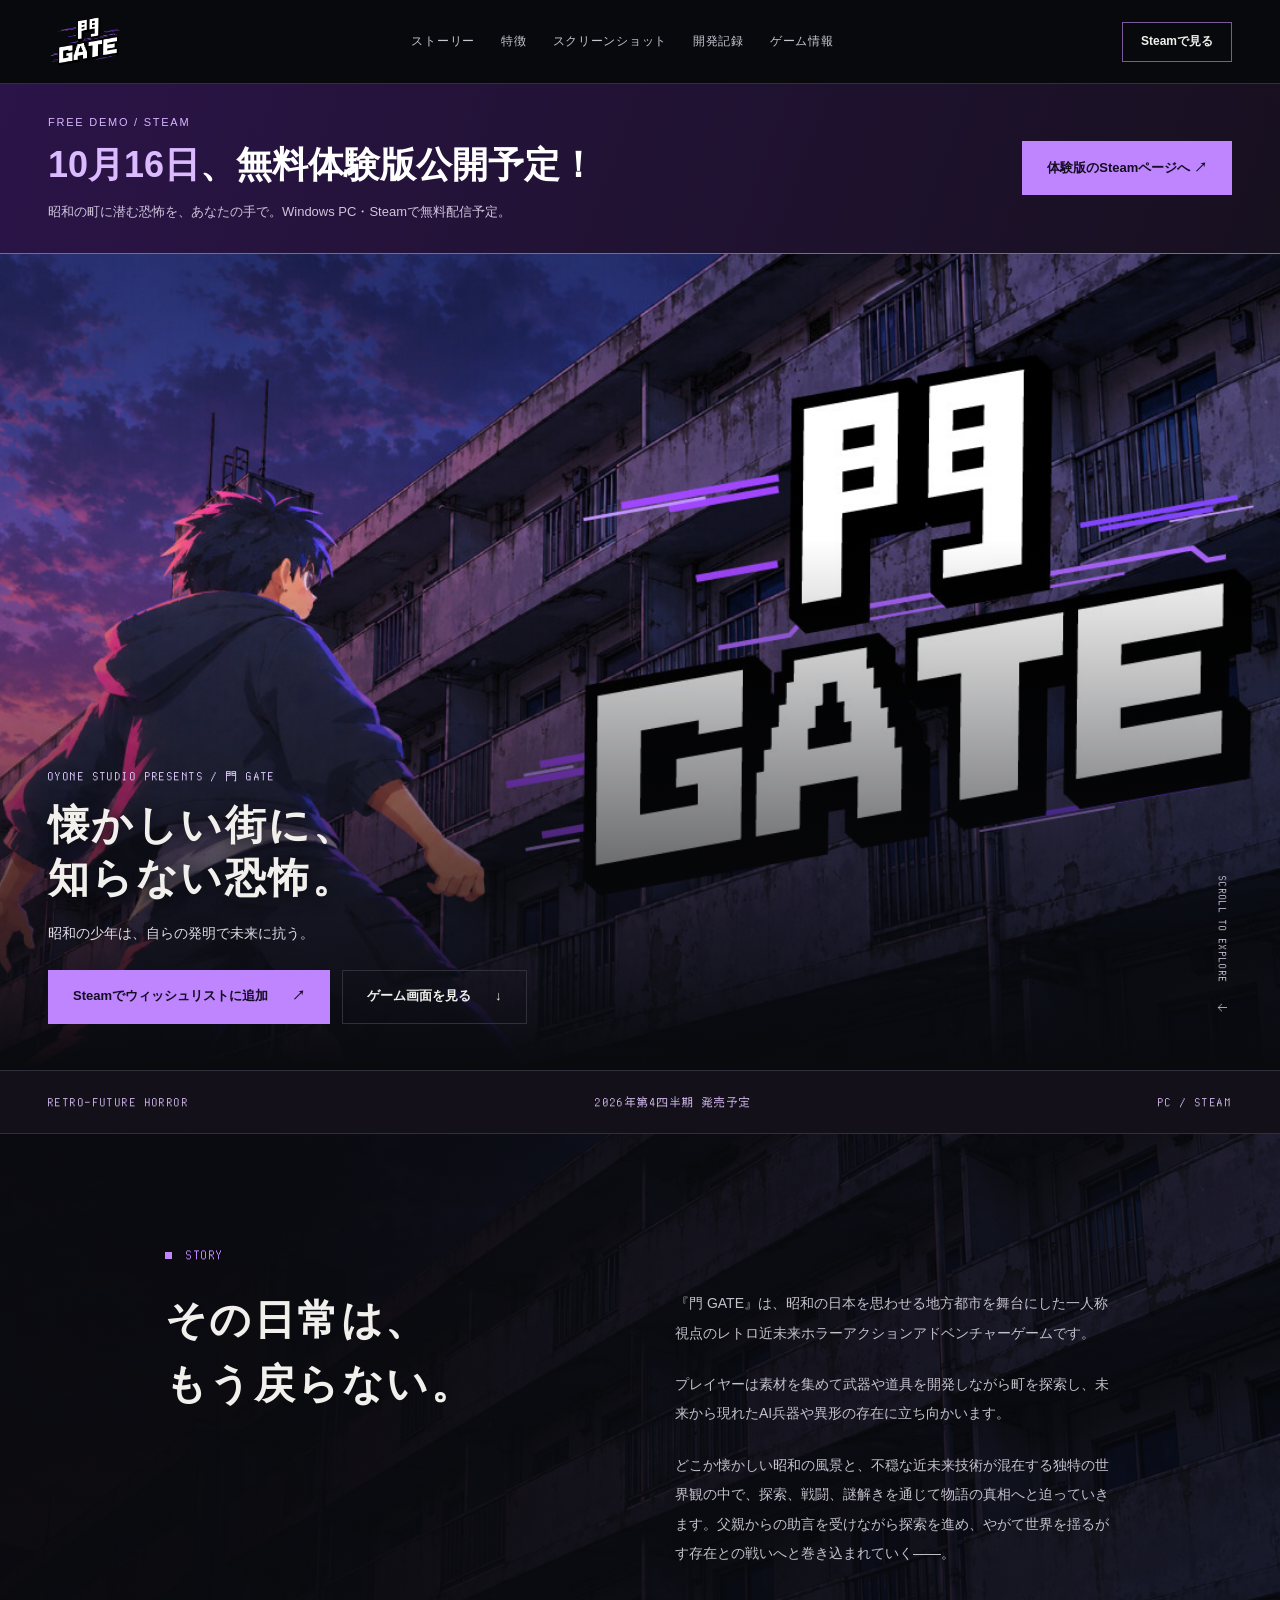
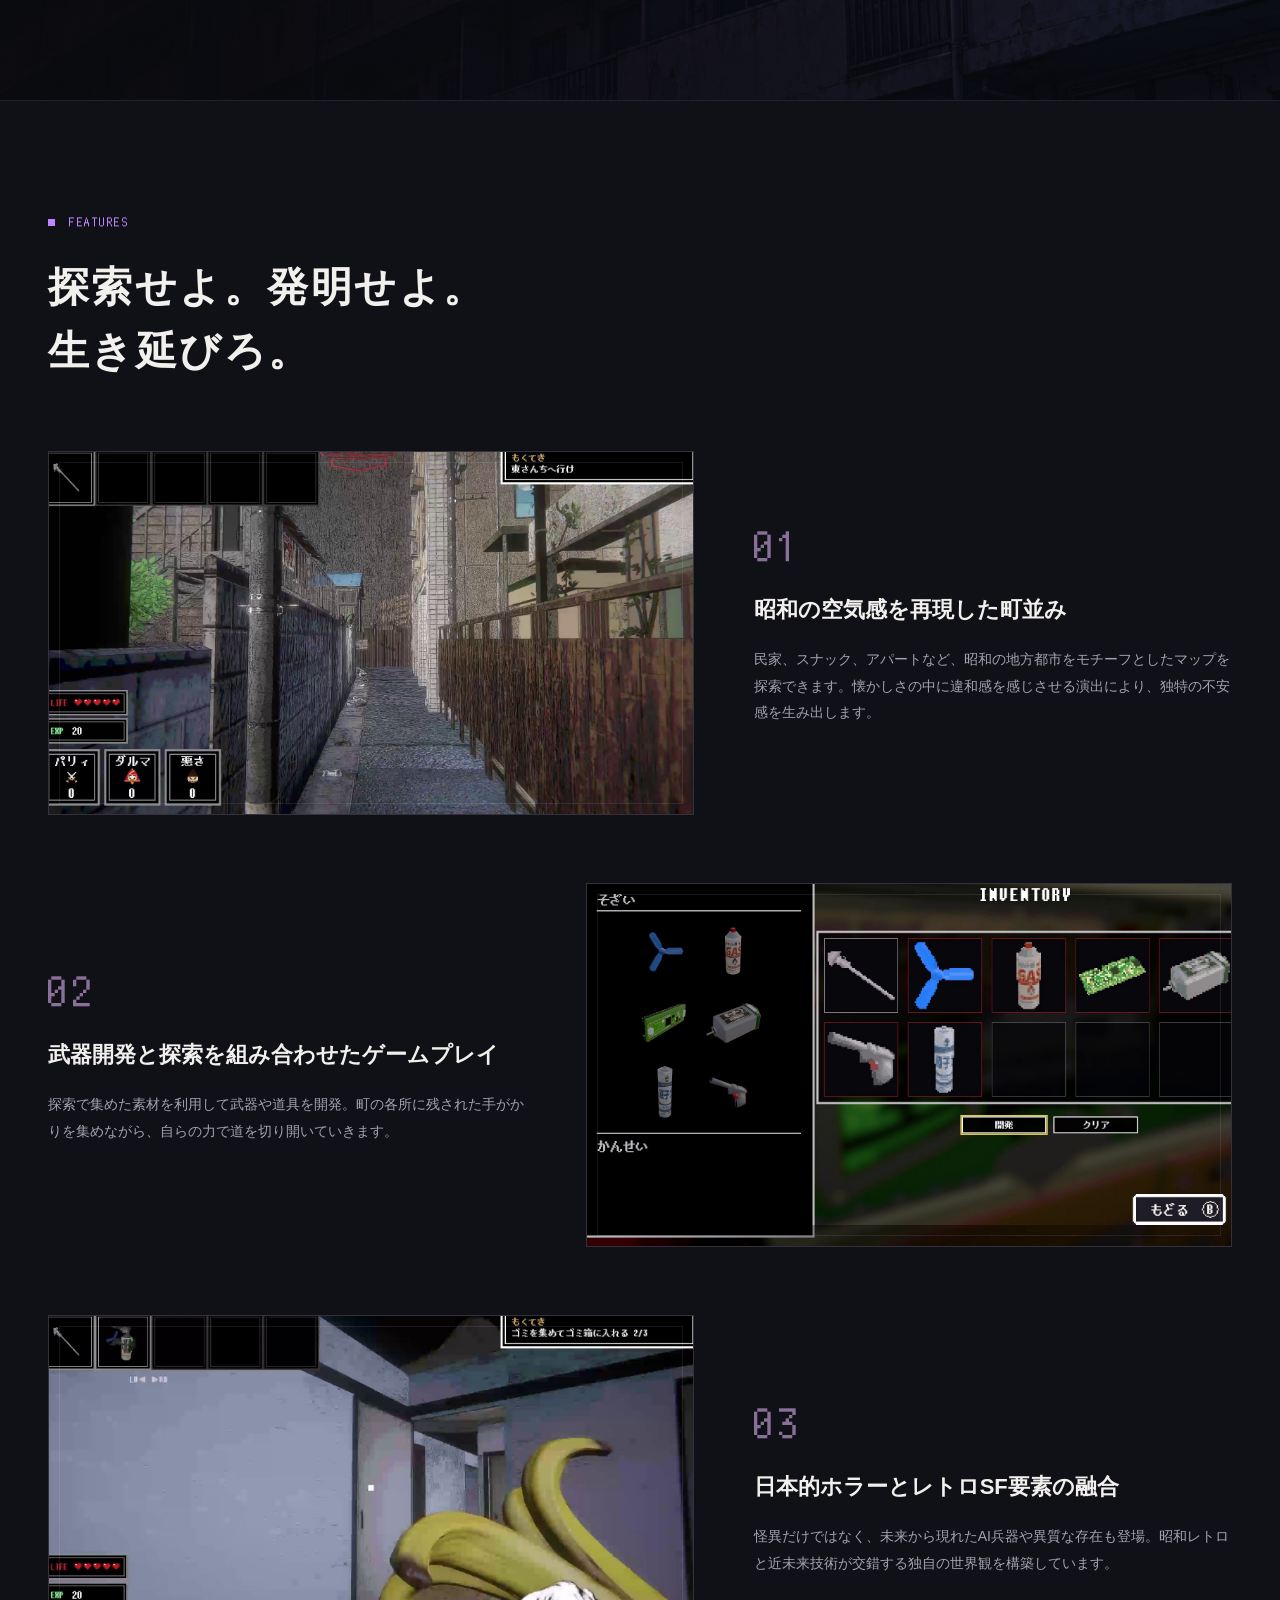
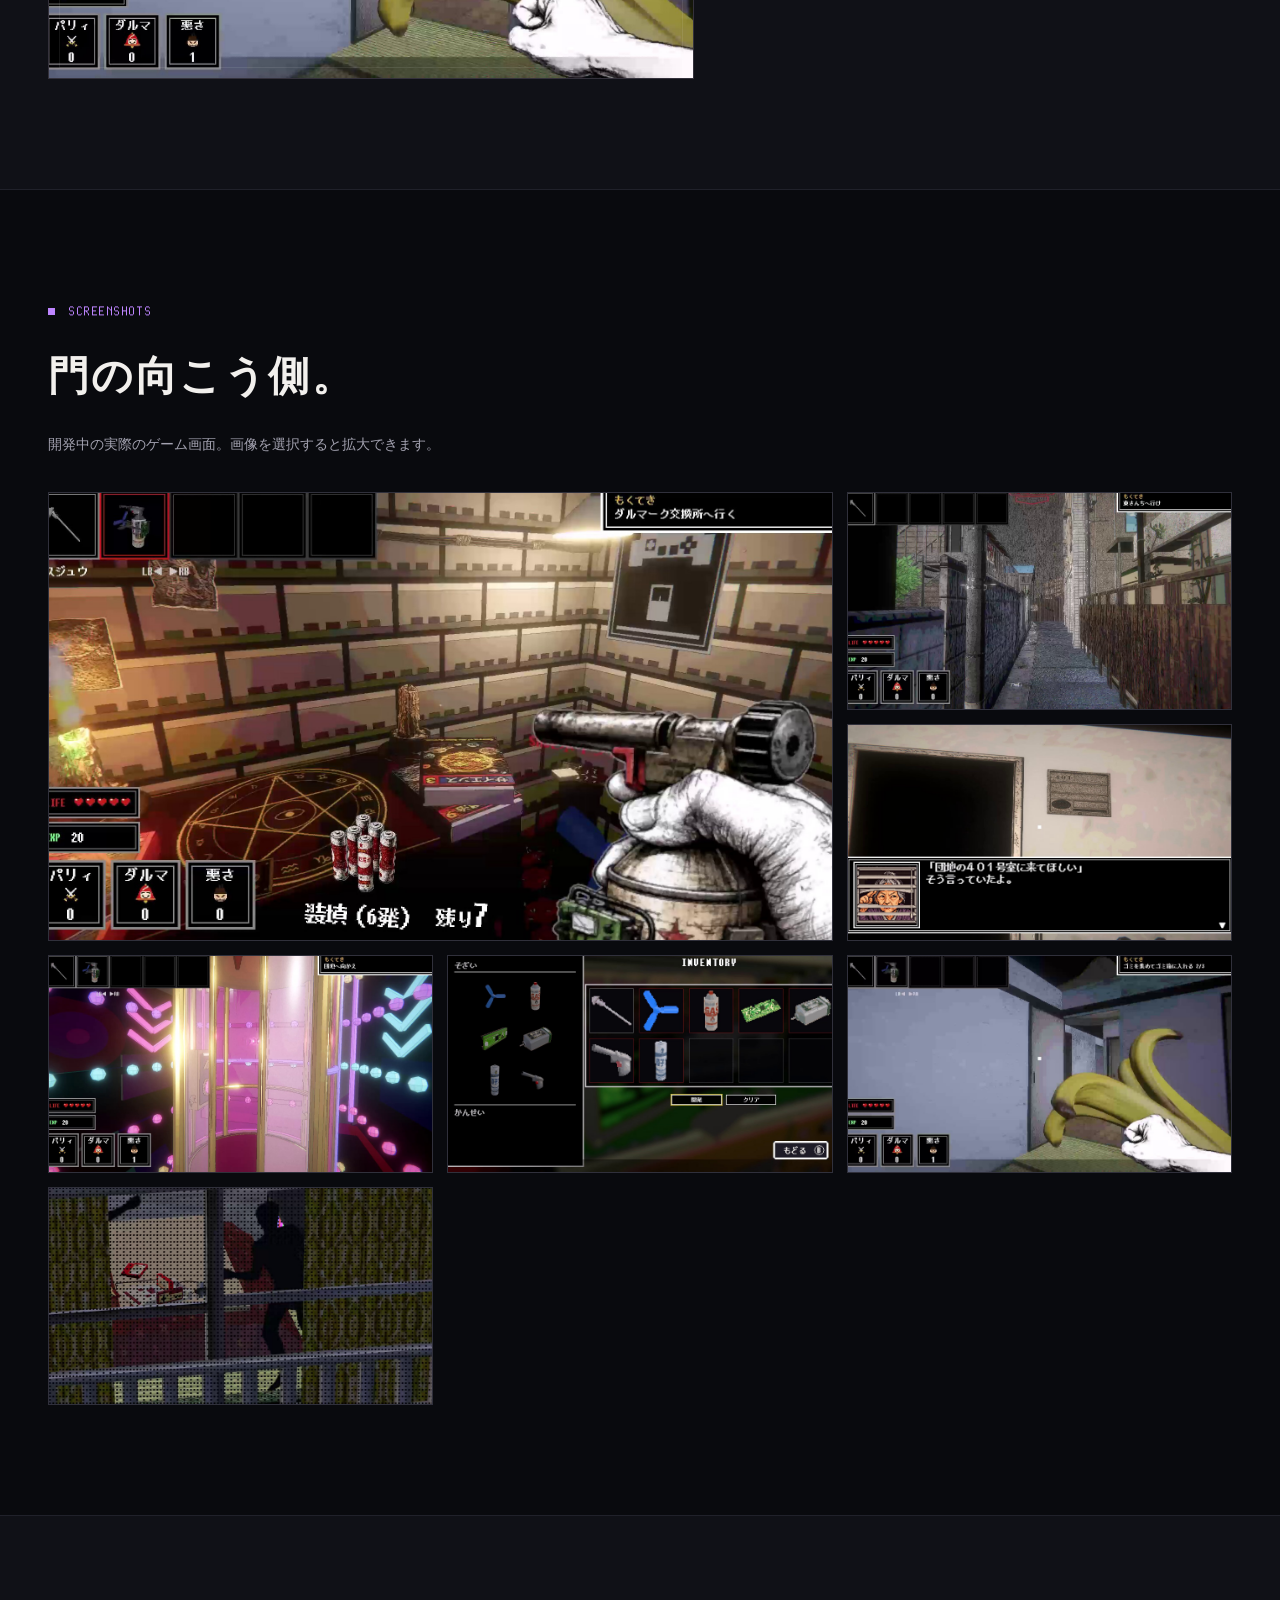
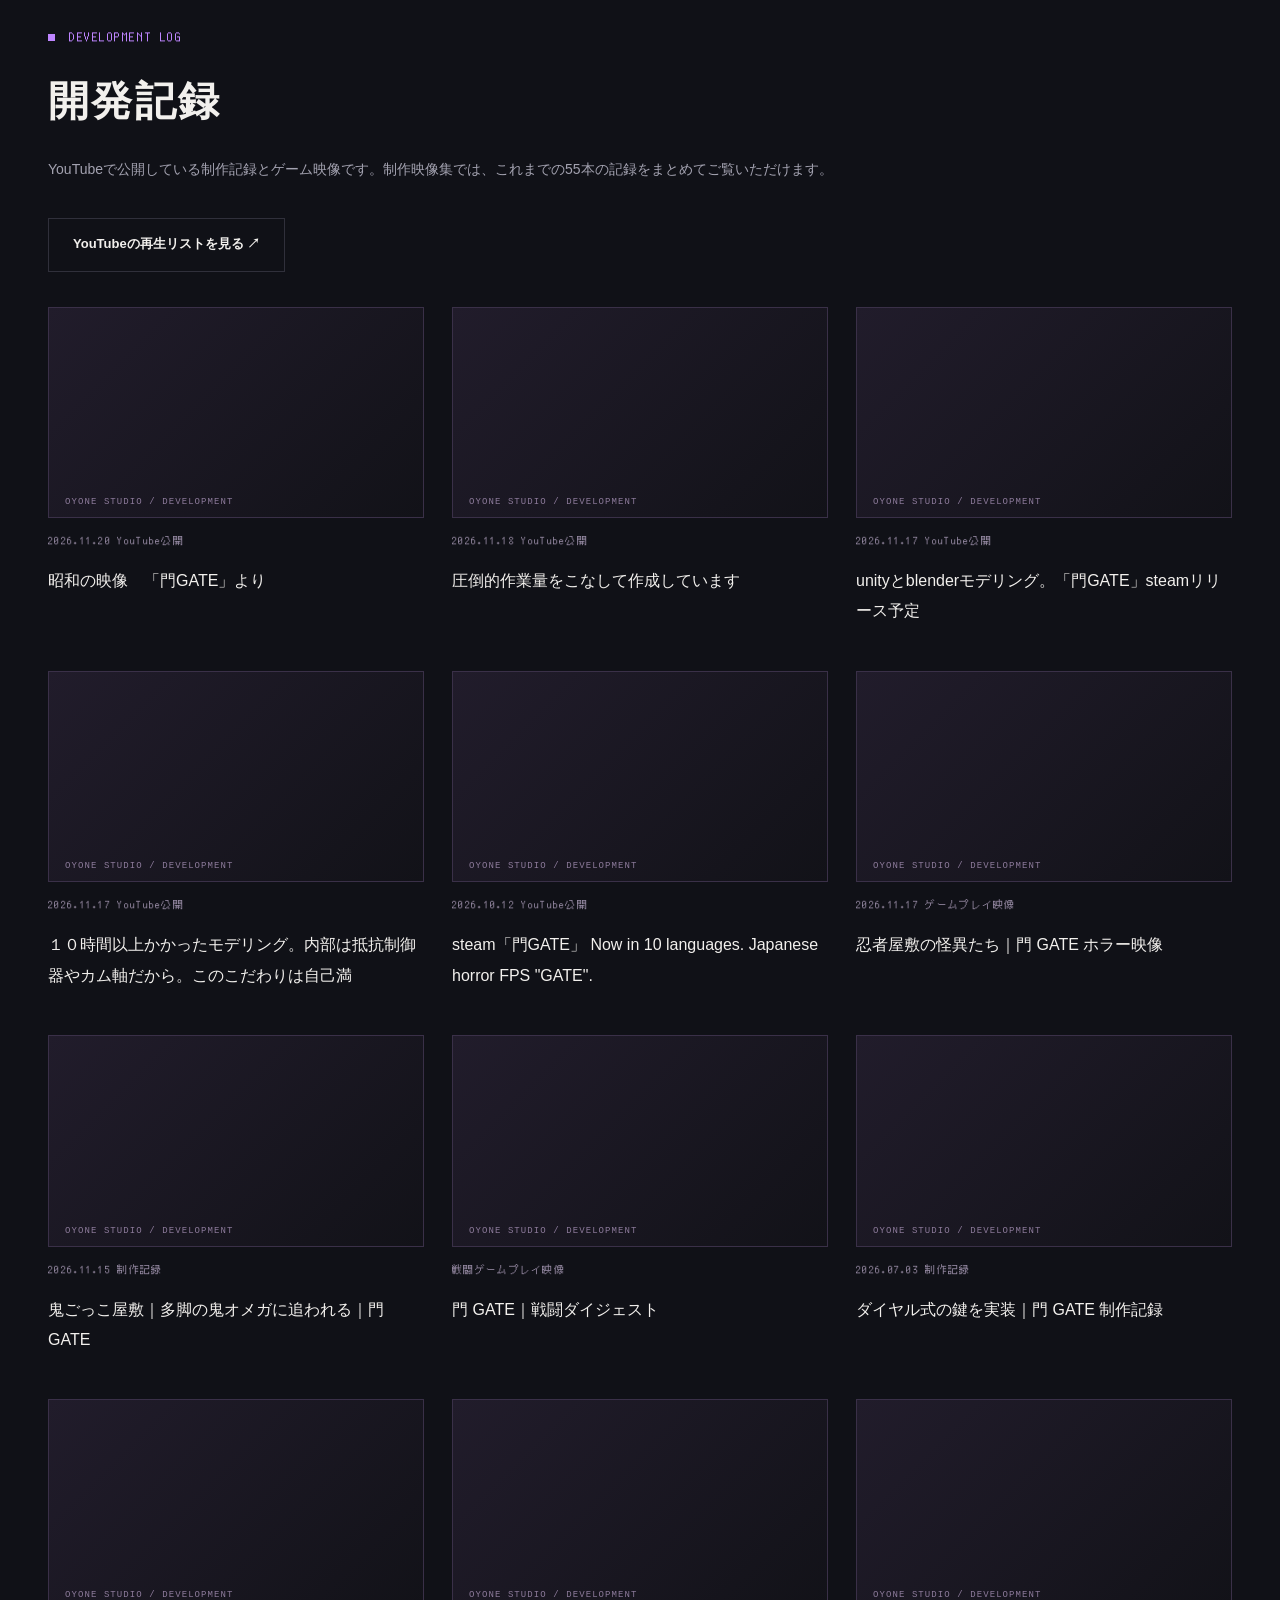
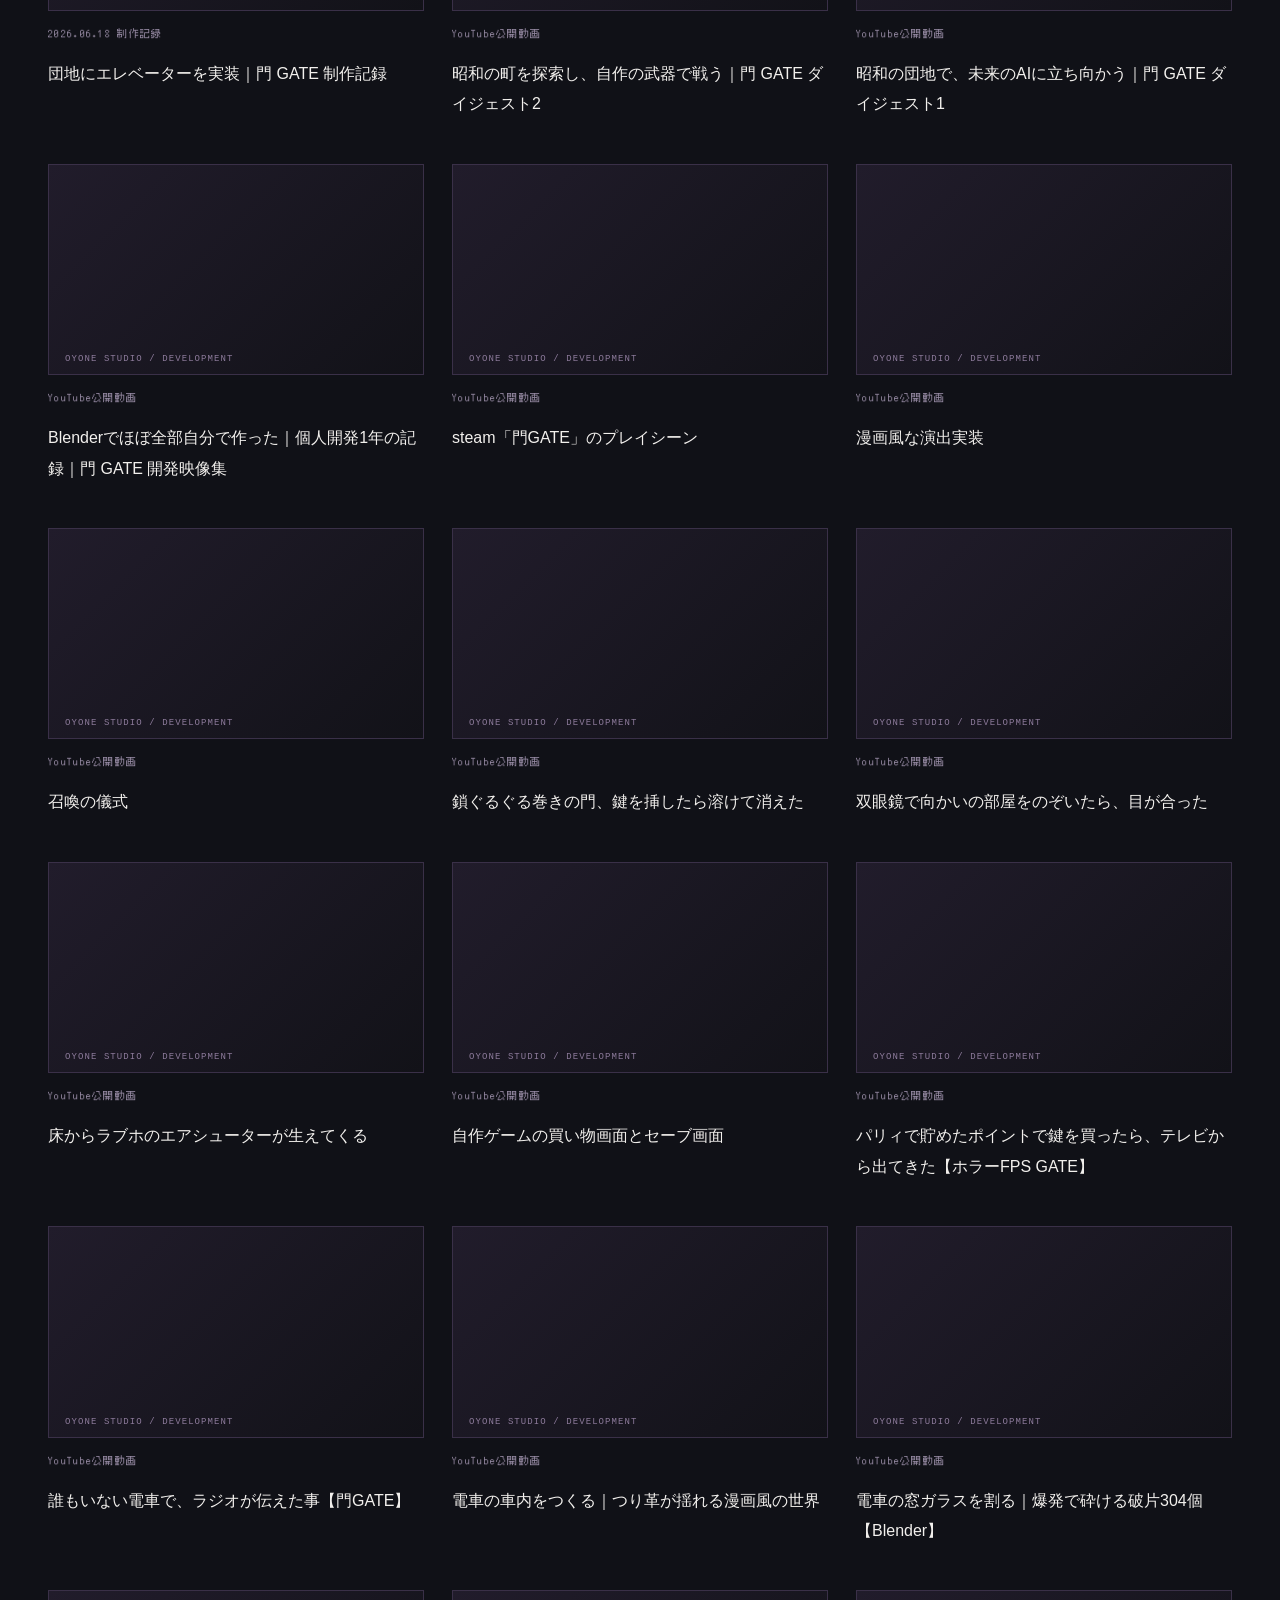
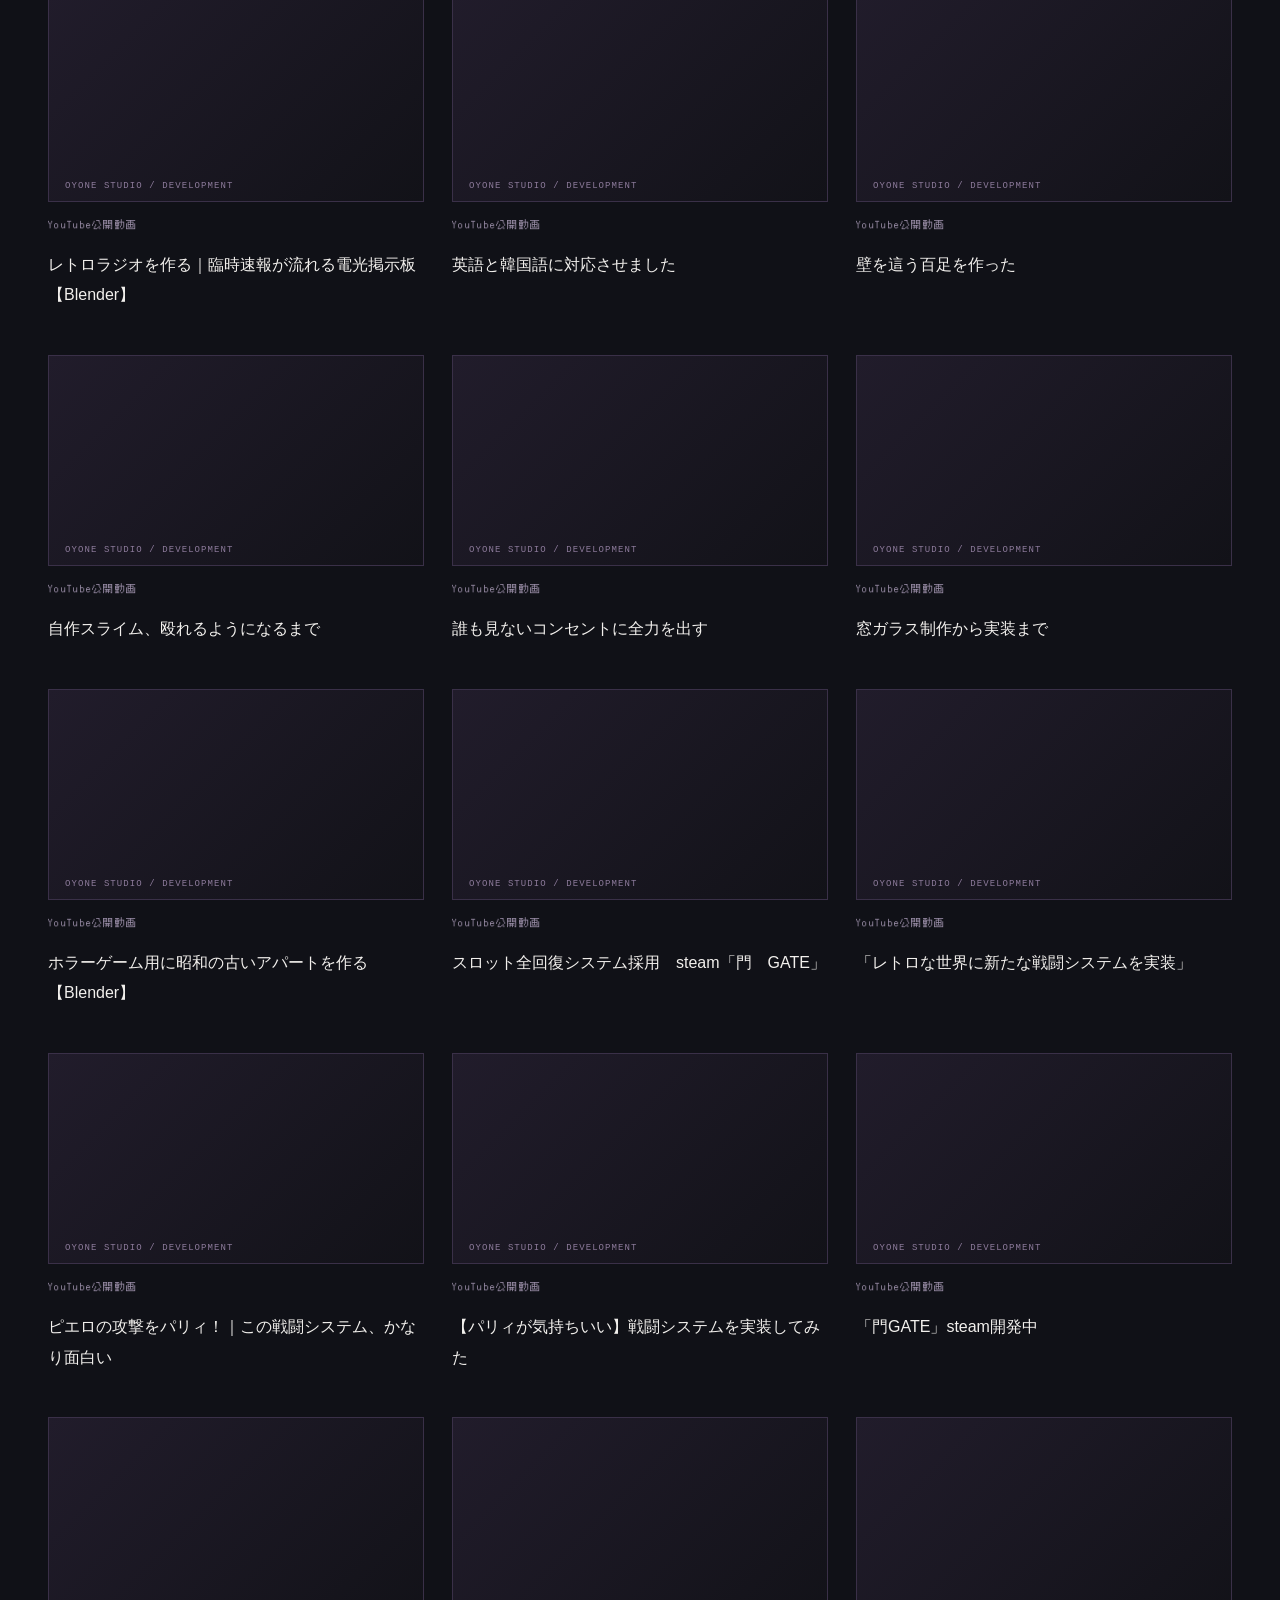
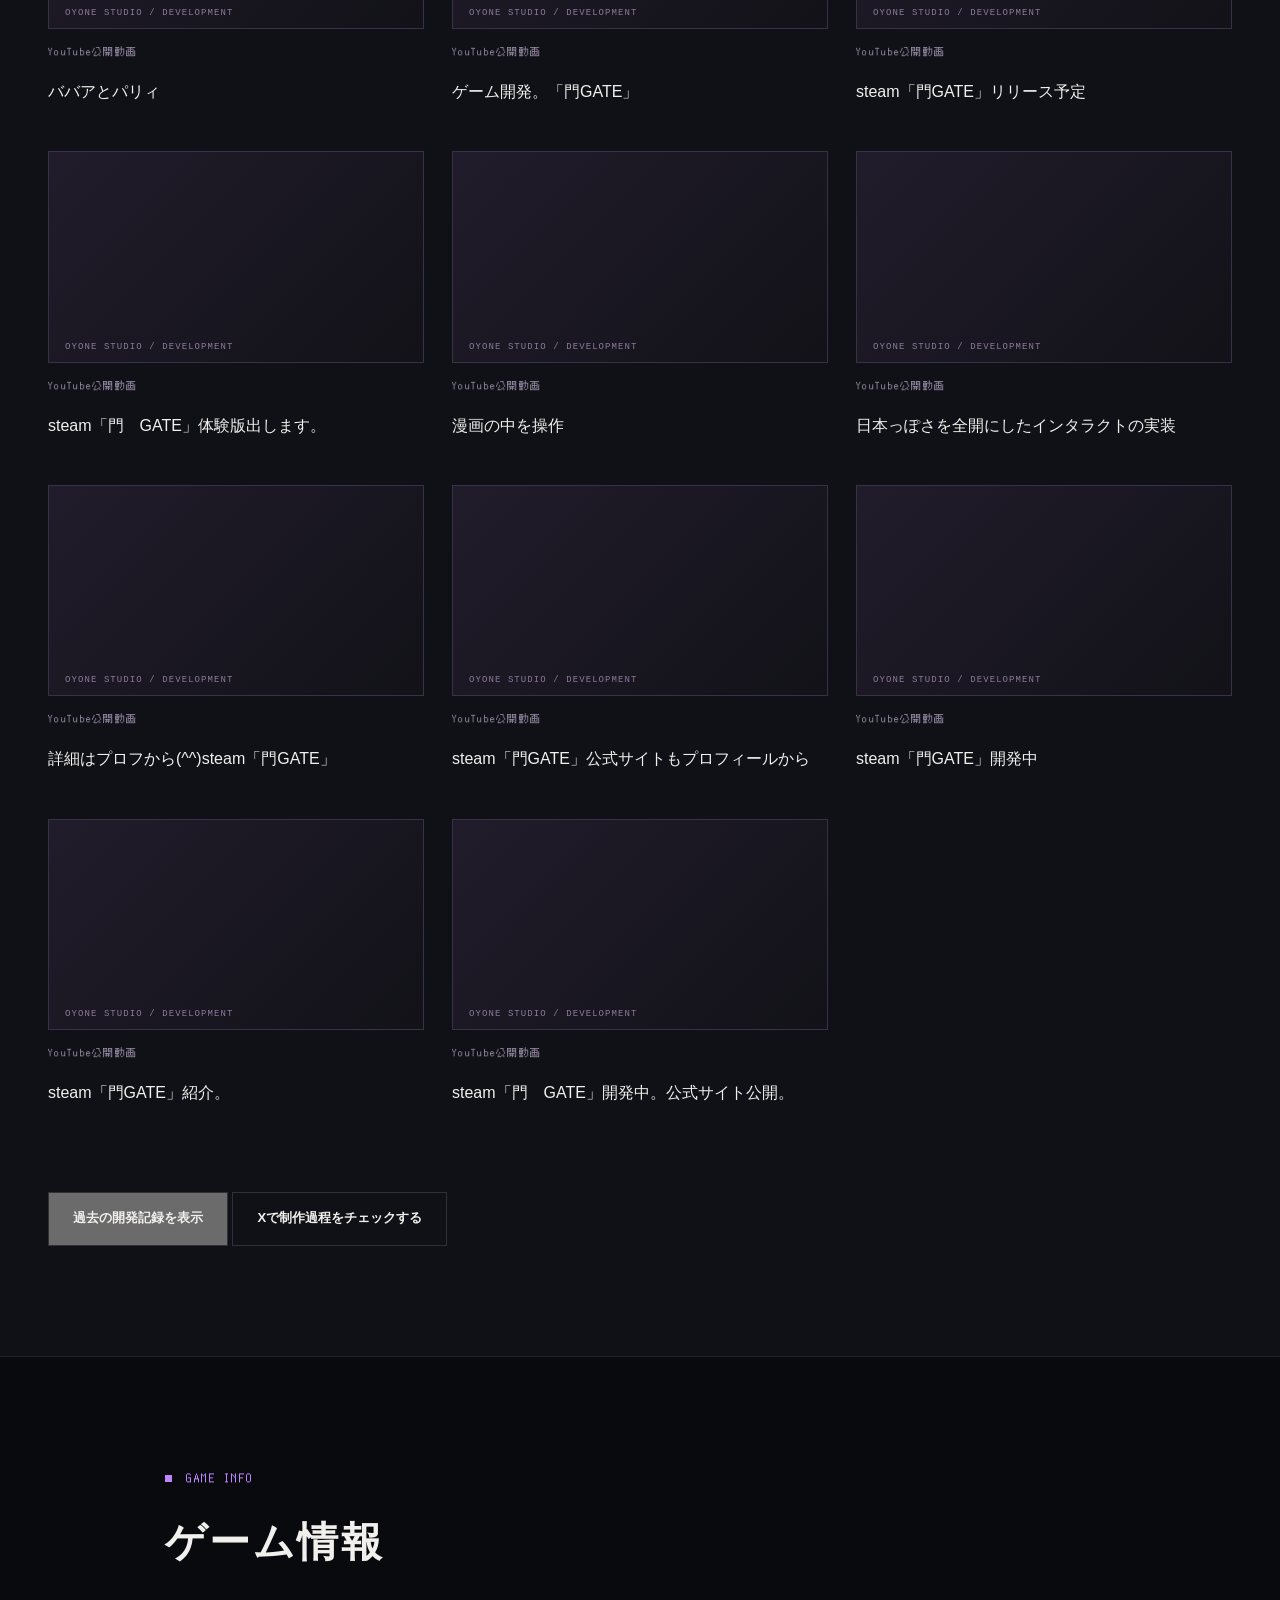
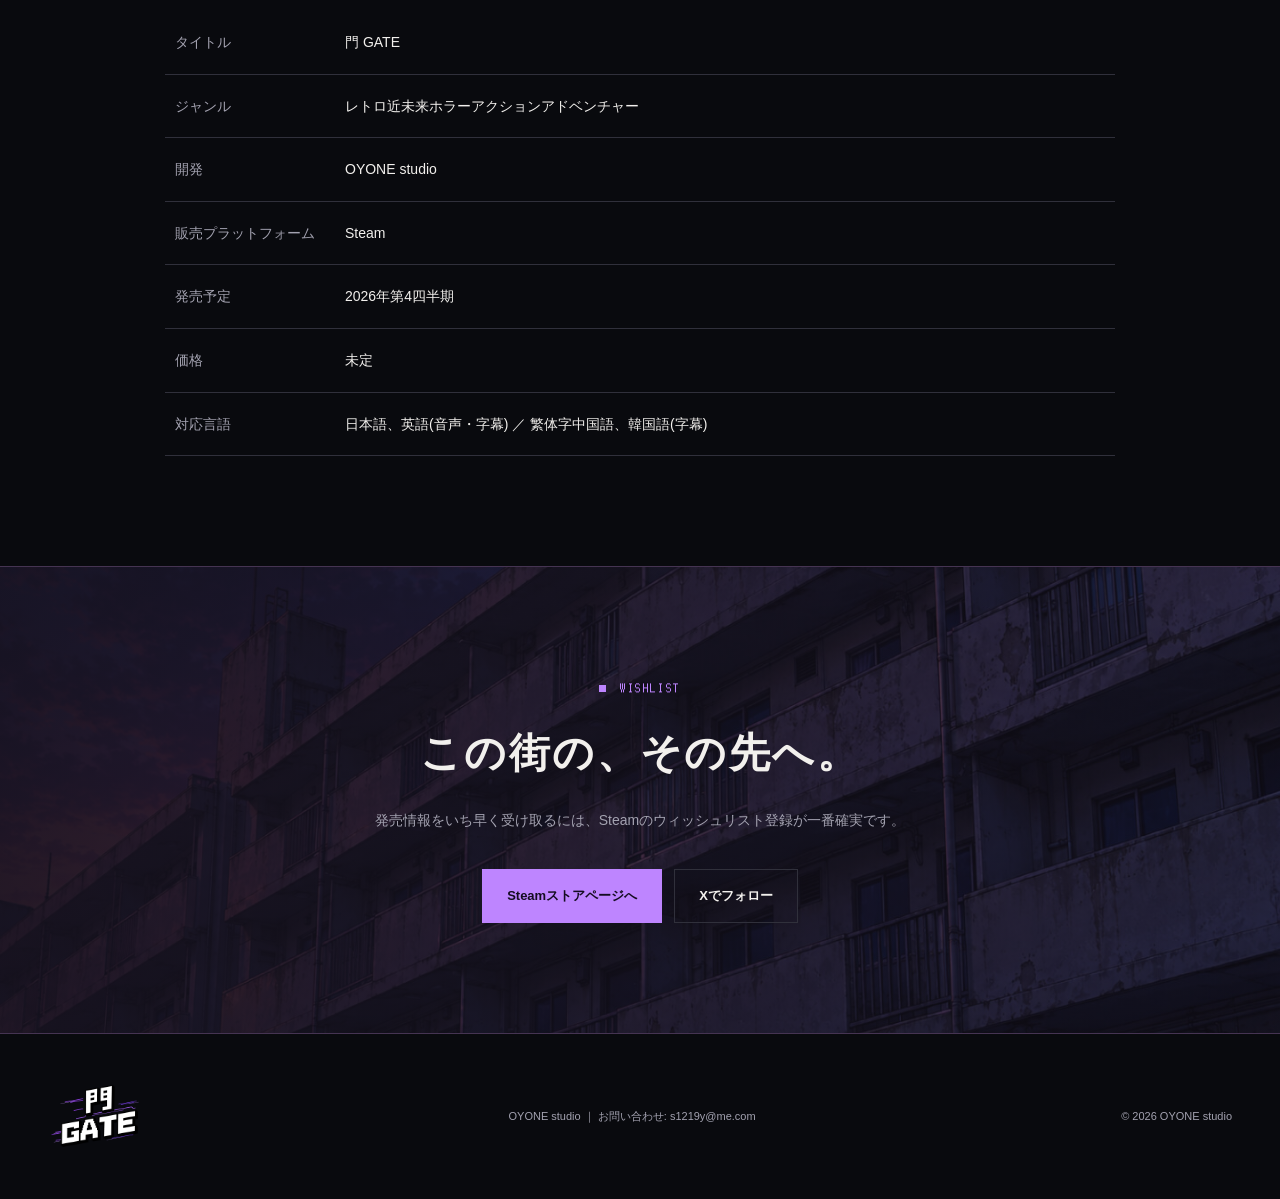
<file: index.html>
<!DOCTYPE html>
<html lang="ja">
<head>
<meta charset="UTF-8">
<meta name="viewport" content="width=device-width, initial-scale=1.0">
<title>門 GATE | OYONE studio</title>
<meta name="description" content="『門 GATE』は、昭和の雰囲気が漂う地方都市を舞台に、発明好きの少年が自ら開発した武器で未来のAI兵器に挑む、レトロ近未来ホラーアクションアドベンチャーゲーム。PC(Steam)にて2026年冬発売予定。開発:OYONE studio。">
<link rel="canonical" href="https://oyonestudio.github.io/gate-website/">

<meta property="og:type" content="website">
<meta property="og:title" content="門 GATE | OYONE studio">
<meta property="og:description" content="昭和の雰囲気が漂う地方都市を舞台にしたレトロ近未来ホラーアクションアドベンチャー。PC(Steam)にて2026年冬発売予定。">
<meta property="og:url" content="https://oyonestudio.github.io/gate-website/">
<meta property="og:image" content="https://oyonestudio.github.io/gate-website/assets/brand/hero.jpg">
<meta property="og:locale" content="ja_JP">

<meta name="twitter:card" content="summary_large_image">
<meta name="twitter:title" content="門 GATE | OYONE studio">
<meta name="twitter:description" content="昭和の雰囲気が漂う地方都市を舞台にしたレトロ近未来ホラーアクションアドベンチャー。PC(Steam)にて2026年冬発売予定。">
<meta name="twitter:image" content="https://oyonestudio.github.io/gate-website/assets/brand/hero.jpg">

<link rel="icon" href="assets/brand/logo.png">
<link rel="stylesheet" href="style.css">
</head>
<body>
<a class="skip-link" href="#story">本文へ移動</a>

<header class="header" id="header">
  <div class="container header-inner">
    <a href="#top" class="logo-mark">
      <img src="assets/brand/logo.png" alt="門 GATE ロゴ">
    </a>
    <nav class="nav" id="navigation" aria-label="メインナビゲーション">
      <a href="#story">ストーリー</a>
      <a href="#features">特徴</a>
      <a href="#screenshots">スクリーンショット</a>
      <a href="#devlog">開発記録</a>
      <a href="#info">ゲーム情報</a>
    </nav>
    <a href="https://store.steampowered.com/app/4718160/_GATE/" target="_blank" rel="noopener" class="btn btn-small header-cta">Steamで見る</a>
    <button class="nav-toggle" id="navToggle" aria-label="メニューを開く" aria-expanded="false" aria-controls="navigation">
      <span></span><span></span><span></span>
    </button>
  </div>
</header>

<main>

  <section class="demo-announcement" aria-labelledby="demoAnnouncement">
    <div class="container demo-announcement-inner">
      <div>
        <p class="demo-eyebrow">FREE DEMO / STEAM</p>
        <h2 id="demoAnnouncement"><time datetime="2026-10-16">10月16日</time>、無料体験版公開予定！</h2>
        <p>昭和の町に潜む恐怖を、あなたの手で。Windows PC・Steamで無料配信予定。</p>
      </div>
      <a href="https://store.steampowered.com/app/5385260/" target="_blank" rel="noopener" class="btn btn-primary">体験版のSteamページへ ↗</a>
    </div>
  </section>

  <section class="hero" id="top" aria-label="門 GATE">
    <picture class="hero-art"><source media="(max-width: 700px)" srcset="assets/brand/hero-mobile.jpg"><img src="assets/brand/hero.jpg" alt="昭和の団地に立ち向かう少年と、門 GATEのロゴ" width="1232" height="706" fetchpriority="high"></picture>
    <div class="hero-inner container">
      <p class="eyebrow">OYONE STUDIO PRESENTS / 門 GATE</p>
      <h1 class="title-jp">懐かしい街に、<br>知らない恐怖。</h1>
      <p class="hero-lead">昭和の少年は、自らの発明で未来に抗う。</p>
      <div class="hero-actions"><a href="https://store.steampowered.com/app/4718160/_GATE/" target="_blank" rel="noopener" class="btn btn-primary">Steamでウィッシュリストに追加 <span aria-hidden="true">↗</span></a><a href="#screenshots" class="btn btn-ghost">ゲーム画面を見る <span aria-hidden="true">↓</span></a></div>
    </div>
    <a class="hero-index" href="#story">SCROLL TO EXPLORE <span aria-hidden="true">↓</span></a>
  </section>
  <div class="release-strip"><span>RETRO-FUTURE HORROR</span><span>2026年第4四半期 発売予定</span><span>PC / STEAM</span></div>

  <section class="section" id="story">
    <div class="container container-narrow">
      <p class="section-eyebrow">STORY</p>
      <h2 class="section-title">その日常は、<br>もう戻らない。</h2>
      <p class="story-text">
        『門 GATE』は、昭和の日本を思わせる地方都市を舞台にした一人称視点のレトロ近未来ホラーアクションアドベンチャーゲームです。
      </p>
      <p class="story-text">
        プレイヤーは素材を集めて武器や道具を開発しながら町を探索し、未来から現れたAI兵器や異形の存在に立ち向かいます。
      </p>
      <p class="story-text">
        どこか懐かしい昭和の風景と、不穏な近未来技術が混在する独特の世界観の中で、探索、戦闘、謎解きを通じて物語の真相へと迫っていきます。父親からの助言を受けながら探索を進め、やがて世界を揺るがす存在との戦いへと巻き込まれていく——。
      </p>
    </div>
  </section>

  <section class="section section-alt" id="features">
    <div class="container">
      <p class="section-eyebrow">FEATURES</p>
      <h2 class="section-title">探索せよ。発明せよ。<br>生き延びろ。</h2>
      <div class="feature-row">
        <div class="feature-media">
          <img src="assets/store/alley.jpg" alt="雨の降る昭和の路地裏" loading="lazy" decoding="async">
        </div>
        <div class="feature-text">
          <p class="feature-num">01</p>
          <h3>昭和の空気感を再現した町並み</h3>
          <p>民家、スナック、アパートなど、昭和の地方都市をモチーフとしたマップを探索できます。懐かしさの中に違和感を感じさせる演出により、独特の不安感を生み出します。</p>
        </div>
      </div>
      <div class="feature-row feature-row-reverse">
        <div class="feature-media">
          <img src="assets/store/craft.jpg" alt="素材から武器を開発する画面" loading="lazy" decoding="async">
        </div>
        <div class="feature-text">
          <p class="feature-num">02</p>
          <h3>武器開発と探索を組み合わせたゲームプレイ</h3>
          <p>探索で集めた素材を利用して武器や道具を開発。町の各所に残された手がかりを集めながら、自らの力で道を切り開いていきます。</p>
        </div>
      </div>
      <div class="feature-row">
        <div class="feature-media">
          <img src="assets/store/tentacle.jpg" alt="和室に現れた異形" loading="lazy" decoding="async">
        </div>
        <div class="feature-text">
          <p class="feature-num">03</p>
          <h3>日本的ホラーとレトロSF要素の融合</h3>
          <p>怪異だけではなく、未来から現れたAI兵器や異質な存在も登場。昭和レトロと近未来技術が交錯する独自の世界観を構築しています。</p>
        </div>
      </div>
    </div>
  </section>

  <section class="section" id="screenshots">
    <div class="container">
      <p class="section-eyebrow">SCREENSHOTS</p>
      <h2 class="section-title">門の向こう側。</h2>
      <p class="section-lead">開発中の実際のゲーム画面。画像を選択すると拡大できます。</p>
      <div class="shot-grid shot-grid-wide">
        <img src="assets/store/shop.jpg" alt="道具屋でガス銃を構える" class="shot" data-full="assets/store/shop.jpg" loading="lazy" decoding="async">
        <img src="assets/store/alley.jpg" alt="雨の降る昭和の路地裏" class="shot" data-full="assets/store/alley.jpg" loading="lazy" decoding="async">
        <img src="assets/store/danchi.jpg" alt="団地の一室での会話" class="shot" data-full="assets/store/danchi.jpg" loading="lazy" decoding="async">
        <img src="assets/store/neon.jpg" alt="ネオンに照らされた通路" class="shot" data-full="assets/store/neon.jpg" loading="lazy" decoding="async">
        <img src="assets/store/craft.jpg" alt="素材から武器を開発する画面" class="shot" data-full="assets/store/craft.jpg" loading="lazy" decoding="async">
        <img src="assets/store/tentacle.jpg" alt="和室に現れた異形" class="shot" data-full="assets/store/tentacle.jpg" loading="lazy" decoding="async">
        <img src="assets/store/peep.jpg" alt="窓の向こうを覗き見る" class="shot" data-full="assets/store/peep.jpg" loading="lazy" decoding="async">
      </div>
    </div>
  </section>

  <section class="section section-alt" id="devlog">
    <div class="container">
      <p class="section-eyebrow">DEVELOPMENT LOG</p>
      <h2 class="section-title">開発記録</h2>
      <p class="section-lead">YouTubeで公開している制作記録とゲーム映像です。制作映像集では、これまでの55本の記録をまとめてご覧いただけます。</p>
      <p><a href="https://www.youtube.com/playlist?list=PLBbiFe53uOsQ" target="_blank" rel="noopener" class="btn btn-outline">YouTubeの再生リストを見る ↗</a></p>
      <div class="devlog-grid" id="devlogGrid"></div>
<button class="btn btn-outline" id="moreDevlog" type="button" aria-expanded="false">過去の開発記録を表示</button><noscript><p>制作過程は下記のXでもご覧いただけます。</p></noscript>
      <a href="https://x.com/oyonelcad" target="_blank" rel="noopener" class="btn btn-outline" style="margin-top: 32px;">Xで制作過程をチェックする</a>
    </div>
  </section>

  <section class="section" id="info">
    <div class="container container-narrow">
      <p class="section-eyebrow">GAME INFO</p>
      <h2 class="section-title">ゲーム情報</h2>
      <table class="info-table">
        <tr><th>タイトル</th><td>門 GATE</td></tr>
        <tr><th>ジャンル</th><td>レトロ近未来ホラーアクションアドベンチャー</td></tr>
        <tr><th>開発</th><td>OYONE studio</td></tr>
        <tr><th>販売プラットフォーム</th><td>Steam</td></tr>
        <tr><th>発売予定</th><td>2026年第4四半期</td></tr>
        <tr><th>価格</th><td>未定</td></tr>
        <tr><th>対応言語</th><td>日本語、英語(音声・字幕) ／ 繁体字中国語、韓国語(字幕)</td></tr>
      </table>
    </div>
  </section>

  <section class="section cta-section" id="contact">
    <div class="container container-narrow">
      <p class="section-eyebrow">WISHLIST</p>
      <h2 class="section-title">この街の、その先へ。</h2>
      <p class="section-lead">発売情報をいち早く受け取るには、Steamのウィッシュリスト登録が一番確実です。</p>
      <div class="hero-actions cta-actions">
        <a href="https://store.steampowered.com/app/4718160/_GATE/" target="_blank" rel="noopener" class="btn btn-primary">Steamストアページへ</a>
        <a href="https://x.com/oyonelcad" target="_blank" rel="noopener" class="btn btn-outline">Xでフォロー</a>
      </div>
    </div>
  </section>

</main>

<footer class="footer">
  <div class="container footer-inner">
    <img src="assets/brand/logo.png" alt="門 GATE ロゴ" class="footer-logo">
    <p class="footer-note">OYONE studio ｜ お問い合わせ: <a href="mailto:s1219y@me.com">s1219y@me.com</a></p>
    <p class="footer-copy">&copy; 2026 OYONE studio</p>
  </div>
</footer>

<button class="to-top" id="toTop" aria-label="トップへ戻る">↑</button>

<dialog class="lightbox" id="lightbox" aria-label="スクリーンショット拡大"><button class="lightbox-close" aria-label="画像を閉じる" autofocus>×</button><img alt="" id="lightboxImg"></dialog>

<script src="script.js"></script>
</body>
</html>
</file>
<file: style.css>
@font-face{font-family:Pixel;src:url('assets/fonts/PixelMplus12-Regular.ttf') format('truetype');font-display:swap}
:root{color-scheme:dark;--ink:#090a0e;--panel:#101117;--text:#f2f0ed;--muted:#a3a2b0;--purple:#be85ff;--line:#30303b}
*{box-sizing:border-box}html{scroll-behavior:smooth;scroll-padding-top:90px}body{margin:0;background:var(--ink);color:var(--text);font-family:'Yu Gothic','Hiragino Kaku Gothic ProN',Meiryo,sans-serif;line-height:1.9}a{color:inherit;text-decoration:none}button{font:inherit;color:inherit;cursor:pointer}img{max-width:100%;display:block}button,a{-webkit-tap-highlight-color:transparent}a:focus-visible,button:focus-visible{outline:2px solid var(--purple);outline-offset:5px}::selection{background:#794aae;color:#fff}.container{width:min(1240px,calc(100% - 96px));margin-inline:auto}.container-narrow{max-width:950px}.skip-link{position:fixed;left:10px;top:-100px;z-index:100;background:#fff;color:#111;padding:12px}.skip-link:focus{top:10px}
.header{height:84px;background:#090a0ef2;border-bottom:1px solid var(--line);position:sticky;top:0;z-index:30;backdrop-filter:blur(14px)}.header-inner{display:flex;align-items:center;justify-content:space-between;height:100%;gap:28px}.logo-mark img{width:75px;height:58px;object-fit:contain}.nav{display:flex;gap:26px;font-size:12px;letter-spacing:.06em}.nav a{color:#c8c6d1}.nav a:hover{color:var(--purple)}.btn{display:inline-flex;align-items:center;justify-content:center;gap:24px;min-height:54px;padding:13px 24px;border:1px solid var(--line);font-size:13px;font-weight:700;line-height:1.6;transition:background .2s,border-color .2s}.btn-primary{background:var(--purple);color:#140c20;border-color:var(--purple)}.btn-primary:hover{background:#d6b1ff;border-color:#d6b1ff}.btn-outline:hover,.btn-ghost:hover{border-color:var(--purple);background:#be85ff12}.btn-small{min-height:40px;padding:9px 18px;font-size:12px;border-color:#7d5a9e}.nav-toggle{display:none;background:none;border:0;width:44px;height:44px;padding:10px}.nav-toggle span{display:block;height:1px;background:white;margin:6px 0}
.hero{position:relative;height:min(820px,calc(100svh - 84px));min-height:650px;isolation:isolate;overflow:hidden}.hero-art{position:absolute;inset:0;z-index:-2}.hero-art img{width:100%;height:100%;object-fit:cover;object-position:center 25%}.hero:after{content:'';position:absolute;inset:0;z-index:-1;background:linear-gradient(0deg,#090a0e 0%,#090a0ebd 15%,transparent 65%)}.hero-inner{position:absolute;left:0;right:0;bottom:46px}.eyebrow,.section-eyebrow,.hero-index,.release-strip,.feature-num,.devlog-date{font-family:Pixel,monospace;letter-spacing:.13em}.eyebrow{font-size:11px;color:#e0ccff;margin:0 0 12px}.title-jp{font-size:clamp(32px,3.2vw,52px);line-height:1.3;letter-spacing:.06em;margin:0 0 15px;font-weight:800;text-shadow:0 2px 15px #090a0e}.hero-lead{font-size:14px;margin:0 0 23px;color:#e0dce7}.hero-actions{display:flex;gap:12px;flex-wrap:wrap}.hero-index{position:absolute;right:48px;bottom:55px;font-size:10px;writing-mode:vertical-rl;display:flex;gap:20px;color:#cac0d7}.release-strip{display:flex;justify-content:space-between;gap:18px;padding:21px 48px;border-block:1px solid var(--line);font-size:11px;background:#131019;color:#cdb3e7}
.section{padding:110px 0}.section-eyebrow{font-size:12px;color:var(--purple);display:flex;gap:14px;align-items:center;margin:0 0 22px}.section-eyebrow:before{content:'';height:7px;width:7px;background:var(--purple)}.section-title{font-size:clamp(28px,3.2vw,46px);line-height:1.55;letter-spacing:.06em;margin:0 0 36px}.section-lead{color:var(--muted);font-size:14px;margin:-14px 0 35px}.section-alt{background:var(--panel);border-block:1px solid #20212a}#story{position:relative;background:linear-gradient(90deg,#090a0efa 20%,#090a0eae),url('assets/brand/danchi.jpg') center/cover}#story .container{display:grid;grid-template-columns:1fr 1fr;column-gap:70px}#story .section-eyebrow{grid-column:1/-1}#story .section-title{grid-column:1;grid-row:2/5}#story .story-text{grid-column:2;margin:0 0 22px;font-size:14px;color:#c4c1cd;line-height:2.1}
.feature-row{display:grid;grid-template-columns:1.35fr 1fr;gap:60px;align-items:center;margin-top:68px}.feature-row-reverse{grid-template-columns:1fr 1.35fr}.feature-row-reverse .feature-media{order:2}.feature-media{position:relative;border:1px solid #34313b}.feature-media:after{content:'';position:absolute;inset:10px;pointer-events:none;border:1px solid #ffffff15}.feature-media img{width:100%;aspect-ratio:16/9;object-fit:cover}.feature-num{font-size:40px;line-height:1;color:#897098;margin:0 0 24px}.feature-text h3{font-size:22px;line-height:1.7;margin:0 0 18px}.feature-text>p:last-child{font-size:14px;color:var(--muted)}
.shot-grid{display:grid;grid-template-columns:repeat(3,1fr);gap:14px}.shot-button{padding:0;border:1px solid var(--line);background:#111;overflow:hidden}.shot-button:first-child{grid-column:span 2;grid-row:span 2}.shot-button img{width:100%;height:100%;aspect-ratio:16/9;object-fit:cover;transition:transform .35s}.shot-button:hover img{transform:scale(1.025)}.shot-button:hover{border-color:var(--purple)}.lightbox{border:1px solid var(--line);padding:45px 12px 12px;background:#0a0a10;max-width:96vw;max-height:94svh;width:max-content}.lightbox::backdrop{background:#000e;backdrop-filter:blur(6px)}.lightbox img{max-height:80svh;object-fit:contain}.lightbox-close{position:absolute;right:4px;top:0;width:44px;height:44px;border:0;background:none;font-size:28px}
.devlog-grid{display:grid;grid-template-columns:repeat(3,1fr);gap:28px;margin:35px 0}.devlog-card[hidden]{display:none}.devlog-player{aspect-ratio:16/9;position:relative;background:linear-gradient(135deg,#211c2b,#121218);border:1px solid #3a3048;display:grid;place-items:center;overflow:hidden}.devlog-player:before{content:'OYONE STUDIO / DEVELOPMENT';position:absolute;left:16px;bottom:10px;font:9px monospace;letter-spacing:.12em;color:#8d7b9b}.devlog-play{position:relative;background:#be85ff15;border:1px solid #9574b4;border-radius:50%;width:54px;height:54px;color:#d2a5ff}.devlog-play:hover{background:#be85ff40}.devlog-player iframe{position:absolute;inset:0;width:100%;height:100%;border:0;background:#111;z-index:2}.devlog-loading{position:absolute;inset:0;display:grid;place-items:center;pointer-events:none;background:#17111faa;z-index:3;font-size:12px}.is-hidden{display:none}.devlog-meta{padding-top:13px}.devlog-date{font-size:10px;color:#968aa3;margin:0 0 4px}.devlog-title{font-size:14px;margin:0}.info-table{border-collapse:collapse;width:100%;font-size:14px}.info-table th,.info-table td{padding:18px 10px;border-bottom:1px solid var(--line);text-align:left}.info-table th{width:170px;font-weight:400;color:var(--muted)}
.cta-section{border-block:1px solid #453452;background:linear-gradient(90deg,#14111dec,#14111d99),url('assets/brand/danchi.jpg') center 60%/cover;text-align:center}.cta-section .section-eyebrow{justify-content:center}.cta-actions{justify-content:center}.footer{padding:50px 0}.footer-inner{display:flex;gap:32px;align-items:center;justify-content:space-between}.footer-logo{width:95px}.footer-note,.footer-copy{font-size:11px;color:var(--muted)}.footer-note a:hover{color:var(--purple)}.to-top{position:fixed;right:20px;bottom:20px;width:44px;height:44px;border:1px solid var(--line);background:#17131e;opacity:0;pointer-events:none;z-index:20}.to-top.visible{opacity:1;pointer-events:auto}
@media(min-width:1650px){.hero-art img{object-fit:contain;background:#12101d}.hero{background:#12101d}}
@media(max-width:1000px){.container{width:calc(100% - 48px)}.nav{gap:16px;font-size:11px}.header-inner{gap:16px}.hero{min-height:590px}.hero-index{display:none}.feature-row,.feature-row-reverse{gap:30px}.feature-text h3{font-size:19px}#story .container{column-gap:35px}.release-strip{padding-inline:24px}}
@media(max-width:700px){html{scroll-padding-top:70px}.header{height:68px}.header-inner{gap:12px}.logo-mark img{width:58px;height:44px}.header-cta{margin-left:auto;font-size:10px;min-height:36px;padding:8px 12px}.nav-toggle{display:block}.nav{display:none;position:absolute;top:68px;left:0;right:0;padding:24px;background:#101017;border-bottom:1px solid var(--line);flex-direction:column;font-size:14px}.nav-open .nav{display:flex}.hero{height:auto;min-height:0;display:flex;flex-direction:column;overflow:visible}.hero-art{position:relative;inset:auto;display:block;z-index:0}.hero-art img{height:auto;aspect-ratio:748/896;object-fit:cover}.hero:after{display:none}.hero-inner{position:relative;inset:auto;padding-block:24px 36px}.title-jp{font-size:32px}.hero-lead{font-size:12px}.hero-actions{gap:10px}.hero-actions .btn{width:100%;font-size:12px}.release-strip{flex-wrap:wrap;padding:16px 24px;gap:5px 20px;font-size:10px}.release-strip span:first-child{width:100%;color:var(--purple)}.section{padding:66px 0}.section-title{font-size:29px;margin-bottom:28px}#story .container{display:block}.feature-row,.feature-row-reverse{display:flex;flex-direction:column;gap:24px;margin-top:44px;align-items:stretch}.feature-row-reverse .feature-media{order:0}.feature-num{font-size:27px;margin-bottom:12px}.shot-grid{grid-template-columns:1fr 1fr;gap:10px}.shot-button:first-child{grid-column:span 2;grid-row:auto}.devlog-grid{grid-template-columns:1fr 1fr;gap:20px 12px}.devlog-player:before{font-size:6px;left:8px}.devlog-title{font-size:12px}.devlog-play{width:42px;height:42px}.info-table{font-size:12px}.info-table th{width:95px;padding-left:0}.footer-inner{flex-wrap:wrap;gap:14px}.footer-logo{width:70px}.footer-note{width:calc(100% - 90px)}.footer-copy{width:100%;margin-top:0}.section-lead{font-size:12px}}
@media(prefers-reduced-motion:reduce){html{scroll-behavior:auto}*,*:before,*:after{transition:none!important;animation:none!important}}

/* Free demo announcement */
.demo-announcement{padding:28px 0;background:linear-gradient(110deg,#2b1448,#17101f);border-bottom:1px solid #8d55cb}
.demo-announcement-inner{display:flex;align-items:center;justify-content:space-between;gap:24px}
.demo-eyebrow{margin:0 0 5px;color:#d7b5ff;font-size:11px;letter-spacing:.16em}
.demo-announcement h2{margin:0;color:#fff;font-size:clamp(22px,3vw,36px);line-height:1.5}
.demo-announcement h2 time{color:#dbbaff}
.demo-announcement p:last-child{margin:8px 0 0;color:#d1c5dd;font-size:13px}
.demo-announcement .btn{flex-shrink:0}
@media(max-width:700px){.demo-announcement{padding:22px 0}.demo-announcement-inner{align-items:stretch;flex-direction:column;gap:16px}.demo-announcement .btn{font-size:12px}}
</file>
